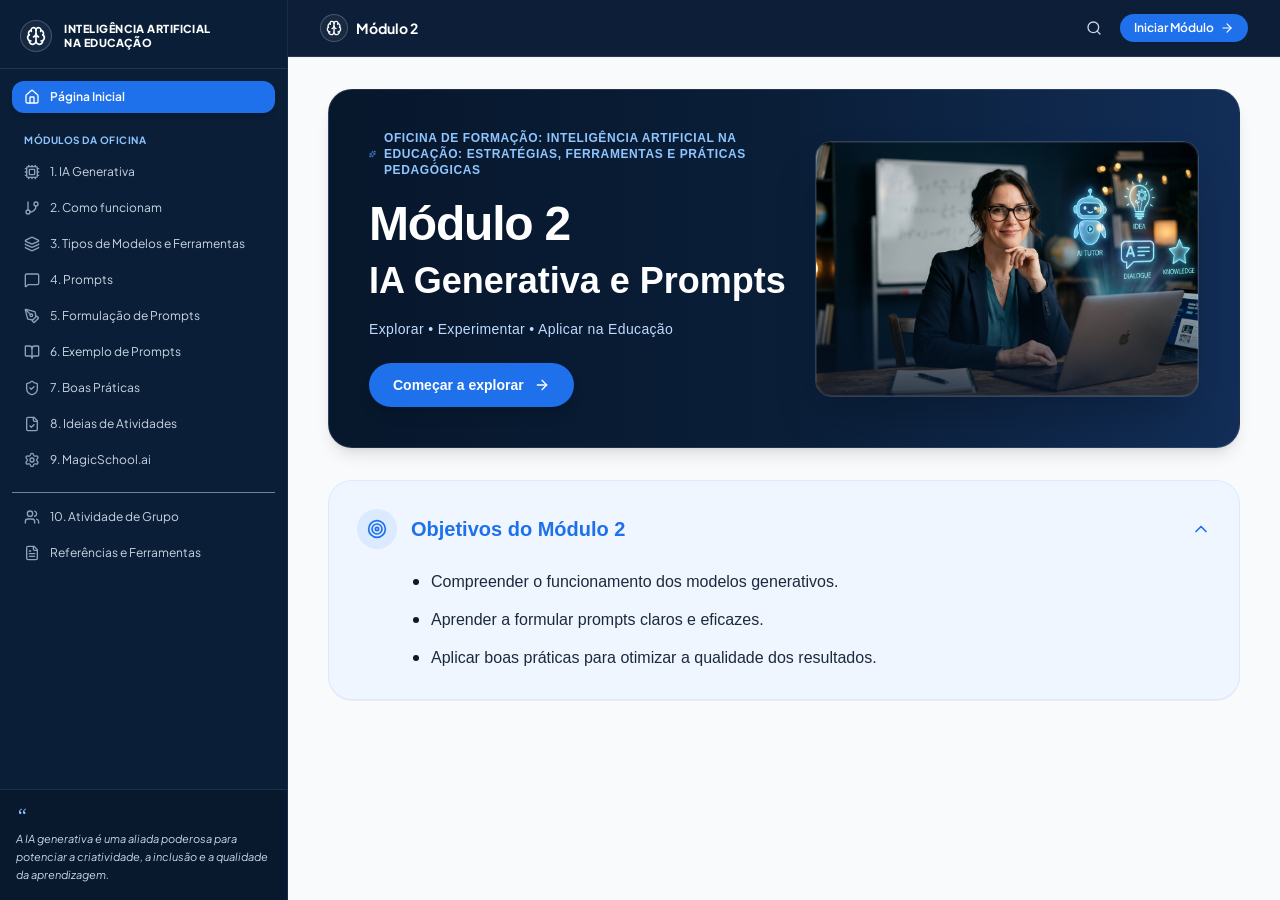
<file: index.html>
<!doctype html>
<html lang="pt">
  <head>
    <meta charset="UTF-8" />
    <meta name="viewport" content="width=device-width, initial-scale=1.0" />
    <title>Inteligência Artificial na Educação: Estratégias, Ferramentas e Práticas Pedagógicas - Módulo 2</title>
    <meta name="description" content="Oficina de Formação: Inteligência Artificial na Educação: Estratégias, Ferramentas e Práticas Pedagógicas - Módulo 2: IA Generativa e Prompts." />
    <meta property="og:title" content="Inteligência Artificial na Educação: Estratégias, Ferramentas e Práticas Pedagógicas" />
    <meta property="og:description" content="Oficina de Formação: Inteligência Artificial na Educação: Estratégias, Ferramentas e Práticas Pedagógicas - Módulo 2: IA Generativa e Prompts." />
    <meta property="og:type" content="website" />
    <meta name="twitter:card" content="summary_large_image" />
    <link rel="preconnect" href="https://fonts.googleapis.com">
    <link rel="preconnect" href="https://fonts.gstatic.com" crossorigin>
    <link href="https://fonts.googleapis.com/css2?family=JetBrains+Mono:wght@400;500;600&family=Plus+Jakarta+Sans:wght@400;500;600;700;800&display=swap" rel="stylesheet">
    <script>
      if (location.pathname && !location.pathname.endsWith('/') && !location.pathname.split('/').pop().includes('.')) {
        location.replace(location.pathname + '/' + location.search + location.hash);
      }
    </script>
    <script type="module" crossorigin src="./assets/index--ZyTcOFA.js"></script>
    <link rel="stylesheet" crossorigin href="./assets/index-BKm3qNGm.css">
  </head>
  <body>
    <div id="root"></div>
  </body>
</html>
</file>
